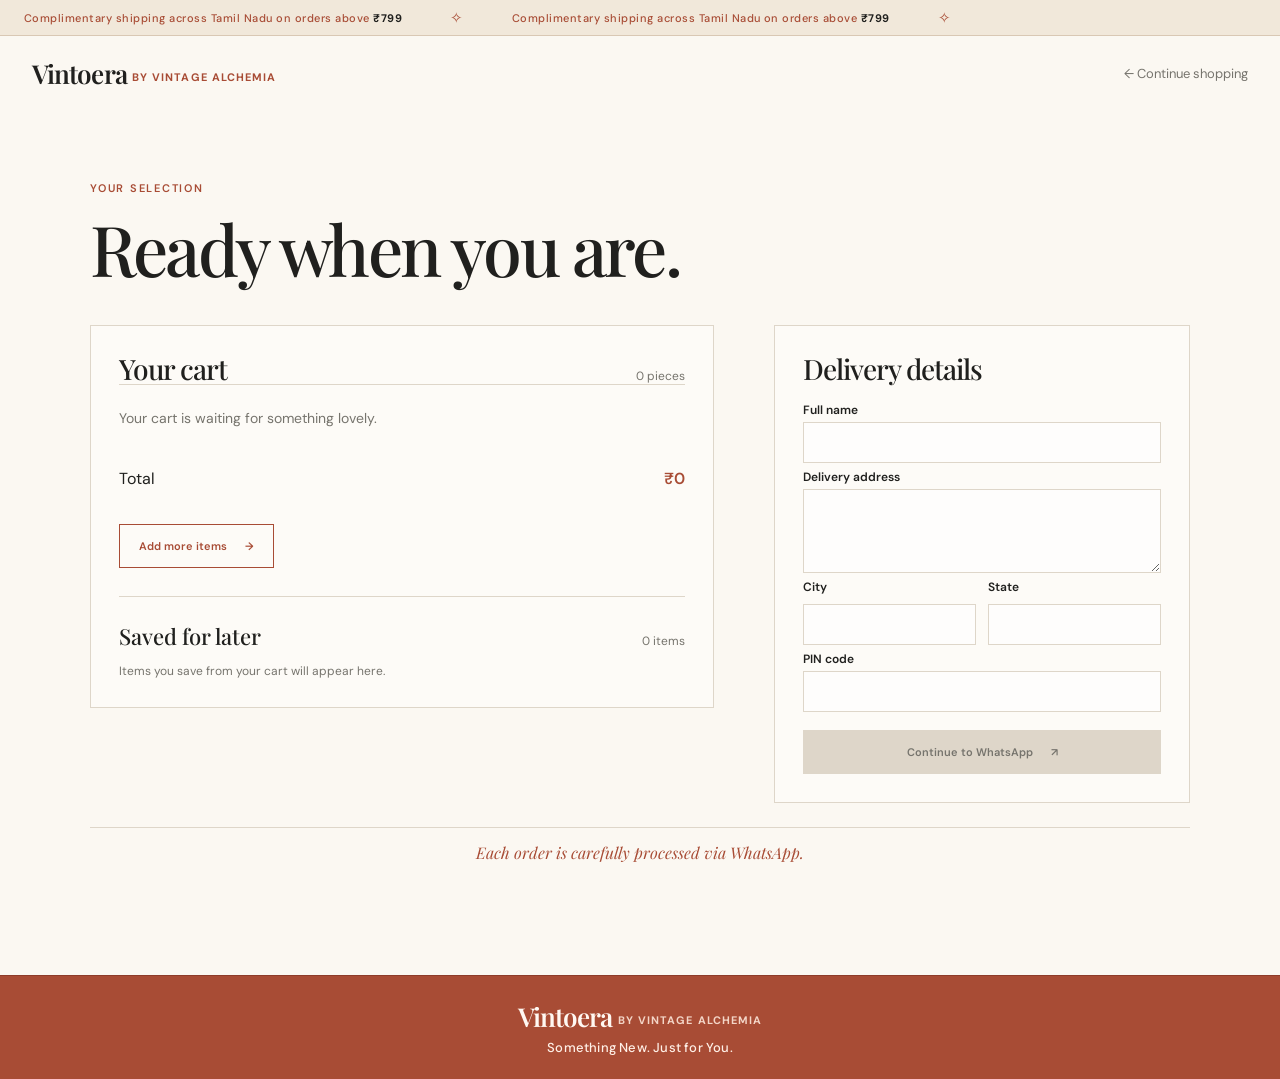
<file: checkout.html>
<!DOCTYPE html>
<html lang="en">
<head>
    <meta charset="UTF-8">
    <meta name="viewport" content="width=device-width, initial-scale=1.0">
    <title>Vintoera | Checkout</title>
    <link rel="preconnect" href="https://fonts.googleapis.com">
    <link rel="preconnect" href="https://fonts.gstatic.com" crossorigin>
    <link href="https://fonts.googleapis.com/css2?family=DM+Sans:wght@400;500;600&family=Playfair+Display:wght@500;600&display=swap" rel="stylesheet">
    <link rel="stylesheet" href="style.css">
</head>
<body>
    <div class="shipping-announcement" role="note" aria-label="Complimentary shipping across Tamil Nadu on orders above ₹799">
        <div class="shipping-announcement-track" aria-hidden="true">
            <span>Complimentary shipping across Tamil Nadu on orders above <strong>₹799</strong></span>
            <span class="shipping-announcement-star">✧</span>
            <span>Complimentary shipping across Tamil Nadu on orders above <strong>₹799</strong></span>
            <span class="shipping-announcement-star">✧</span>
        </div>
    </div>
    <header class="site-header">
        <a class="brand" href="index.html" aria-label="Vintoera by Vintage Alchemia home">Vintoera <span>by Vintage Alchemia</span></a>
        <a class="back-link" id="checkout-return-link" href="index.html"><span aria-hidden="true">←</span> Continue shopping</a>
    </header>
    <main class="checkout-page">
        <p class="eyebrow">Your selection</p>
        <h1>Ready when you are.</h1>
        <div class="checkout-layout">
            <section class="cart-summary">
                <div class="checkout-heading"><h2>Your cart</h2><span id="item-count">0 items</span></div>
                <div id="cart-items"></div>
                <p class="empty-cart" id="empty-cart" hidden>Your cart is waiting for something lovely.</p>
                <div class="cart-total"><span>Total</span><strong id="cart-total">₹0</strong></div>
                <a class="button continue-shopping" id="checkout-add-more-link" href="index.html#shop">Add more items <span aria-hidden="true">→</span></a>
                <section class="saved-items-section" aria-labelledby="saved-for-later-title">
                    <div class="saved-items-heading"><h3 id="saved-for-later-title">Saved for later</h3><span id="saved-for-later-count">0 items</span></div>
                    <p class="saved-items-empty" id="saved-for-later-empty">Items you save from your cart will appear here.</p>
                    <div id="saved-for-later-items"></div>
                </section>
            </section>
            <section class="checkout-card">
                <h2>Delivery details</h2>
                <form class="customer-details-form" id="customer-details-form" action="https://wa.me/917708564234" method="get" target="_blank">
                    <label for="customer-name">Full name</label>
                    <input id="customer-name" type="text" autocomplete="name" required>

                    <label for="delivery-address">Delivery address</label>
                    <textarea id="delivery-address" rows="3" autocomplete="street-address" required></textarea>

                    <div class="address-location-fields">
                        <div>
                            <label for="delivery-city">City</label>
                            <input id="delivery-city" type="text" autocomplete="address-level2" required>
                        </div>
                        <div>
                            <label for="delivery-state">State</label>
                            <input id="delivery-state" type="text" autocomplete="address-level1" required>
                        </div>
                    </div>

                    <label for="delivery-postal-code">PIN code</label>
                    <input id="delivery-postal-code" type="text" inputmode="numeric" autocomplete="postal-code" pattern="[0-9]{6}" maxlength="6" title="Enter a 6-digit PIN code" required>
                    <button class="button whatsapp-button" id="checkout-submit" type="submit">Continue to WhatsApp <span aria-hidden="true">↗</span></button>
                </form>
            </section>
        </div>
        <p class="delivery-processing-note">Each order is carefully processed via WhatsApp.</p>
    </main>
    <footer class="site-footer">
        <a class="brand" href="index.html">Vintoera <span>by Vintage Alchemia</span></a>
        <p>Something New. Just for You.</p>
    </footer>
    <script>
        const shoppingReturn = sessionStorage.getItem('vintoera-shopping-return');
        if (shoppingReturn) {
            const returnState = JSON.parse(shoppingReturn);
            if (returnState.href) {
                document.getElementById('checkout-return-link').href = returnState.href;
                document.getElementById('checkout-add-more-link').href = returnState.href;
            }
        }
        const readStoredItems = (key) => {
            const items = JSON.parse(localStorage.getItem(key) || '[]');
            return Array.isArray(items) ? items : [];
        };
        const customerDetailsKey = 'vintoera-customer-details';
        const customerDetailFields = {
            name: document.getElementById('customer-name'),
            address: document.getElementById('delivery-address'),
            city: document.getElementById('delivery-city'),
            state: document.getElementById('delivery-state'),
            postalCode: document.getElementById('delivery-postal-code')
        };
        const savedCustomerDetails = JSON.parse(localStorage.getItem(customerDetailsKey) || 'null');
        if (savedCustomerDetails && typeof savedCustomerDetails === 'object' && !Array.isArray(savedCustomerDetails)) {
            Object.entries(customerDetailFields).forEach(([key, field]) => {
                if (typeof savedCustomerDetails[key] === 'string') field.value = savedCustomerDetails[key];
            });
        }
        document.getElementById('customer-details-form').addEventListener('input', () => {
            const details = Object.fromEntries(
                Object.entries(customerDetailFields).map(([key, field]) => [key, field.value])
            );
            if (Object.values(details).some((value) => value.trim())) {
                localStorage.setItem(customerDetailsKey, JSON.stringify(details));
            } else {
                localStorage.removeItem(customerDetailsKey);
            }
        });
        let cartItems = readStoredItems('vintoera-cart');
        let savedForLaterItems = readStoredItems('vintoera-saved-for-later');
        const cartList = document.getElementById('cart-items');
        const priceAmount = (price) => Number(price.replace(/[^0-9.]/g, ''));
        const itemQuantity = (item) => item.quantity || 1;

        function persistCart() {
            localStorage.setItem('vintoera-cart', JSON.stringify(cartItems));
        }

        function persistSavedForLaterItems() {
            localStorage.setItem('vintoera-saved-for-later', JSON.stringify(savedForLaterItems));
        }

        function moveItemToCart(item, sourceItems) {
            const index = sourceItems.indexOf(item);
            if (index === -1) return;
            sourceItems.splice(index, 1);
            const existingItem = cartItems.find((cartItem) => cartItem.name === item.name && cartItem.price === item.price);
            if (existingItem) {
                existingItem.quantity = itemQuantity(existingItem) + itemQuantity(item);
                if (!existingItem.image) existingItem.image = item.image || legacyItemImages[item.name];
            }
            else cartItems.push(item);
            persistCart();
            persistSavedForLaterItems();
            renderCart();
        }

        const legacyItemImages = {
            'Huracan': 'car-frame-huracan.jpg',
            'Keychain 04': 'Keychain front image 2.jpg',
            'Blue Paw': 'Paw Blue.jpeg'
        };

        function createItemThumbnail(item) {
            const thumbnail = document.createElement('span');
            thumbnail.className = 'saved-item-thumbnail';
            const source = item.image || legacyItemImages[item.name];
            if (source) {
                const image = document.createElement('img');
                image.src = source;
                image.alt = '';
                image.addEventListener('error', () => thumbnail.classList.add('image-unavailable'), { once: true });
                thumbnail.appendChild(image);
            } else {
                thumbnail.classList.add('image-unavailable');
                thumbnail.textContent = '✧';
            }
            return thumbnail;
        }

        function renderSavedItems(items, listId, countId, emptyId, storageKey) {
            const list = document.getElementById(listId);
            list.replaceChildren();
            const empty = document.getElementById(emptyId);
            const count = items.reduce((sum, item) => sum + itemQuantity(item), 0);
            document.getElementById(countId).textContent = `${count} ${count === 1 ? 'item' : 'items'}`;
            empty.hidden = items.length > 0;
            items.forEach((item) => {
                const row = document.createElement('div');
                row.className = 'saved-item-row';
                const thumbnail = createItemThumbnail(item);
                const details = document.createElement('span');
                details.className = 'cart-item-details';
                details.append(document.createTextNode(item.name));
                const itemPrice = document.createElement('small');
                itemPrice.textContent = `${item.price} · Qty ${itemQuantity(item)}`;
                details.appendChild(itemPrice);
                const actions = document.createElement('div');
                actions.className = 'saved-item-actions';
                const moveButton = document.createElement('button');
                moveButton.className = 'saved-item-icon';
                moveButton.type = 'button';
                moveButton.textContent = '🛒';
                moveButton.setAttribute('aria-label', `Move ${item.name} to cart`);
                moveButton.title = 'Move to cart';
                moveButton.addEventListener('click', () => {
                    moveItemToCart(item, items);
                });
                const removeButton = document.createElement('button');
                removeButton.className = 'saved-item-icon saved-item-remove';
                removeButton.type = 'button';
                removeButton.textContent = '×';
                removeButton.setAttribute('aria-label', `Remove ${item.name} from ${storageKey === 'vintoera-wishlist' ? 'wishlist' : 'saved for later'}`);
                removeButton.title = 'Remove';
                removeButton.addEventListener('click', () => {
                    const index = items.indexOf(item);
                    if (index === -1) return;
                    items.splice(index, 1);
                    localStorage.setItem(storageKey, JSON.stringify(items));
                    renderSavedItems(items, listId, countId, emptyId, storageKey);
                });
                actions.append(moveButton, removeButton);
                row.append(thumbnail, details, actions);
                list.appendChild(row);
            });
        }

        function renderCart() {
            cartList.innerHTML = '';
            const pieceCount = cartItems.reduce((sum, item) => sum + (item.quantity || 1), 0);
            const total = cartItems.reduce((sum, item) => sum + priceAmount(item.price) * itemQuantity(item), 0);
            document.getElementById('item-count').textContent = `${pieceCount} ${pieceCount === 1 ? 'piece' : 'pieces'}`;
            document.getElementById('cart-total').textContent = `₹${total}`;
            document.getElementById('empty-cart').hidden = cartItems.length > 0;
            document.getElementById('checkout-submit').disabled = cartItems.length === 0;
            cartItems.forEach((item, index) => {
                const row = document.createElement('div');
                row.className = 'cart-row';
                const quantity = itemQuantity(item);
                const lineTotal = priceAmount(item.price) * quantity;
                const unitPrice = priceAmount(item.price);
                const thumbnail = createItemThumbnail(item);
                const details = document.createElement('span');
                details.className = 'cart-item-details';
                details.append(document.createTextNode(item.name));
                const unitPriceLabel = document.createElement('small');
                unitPriceLabel.textContent = `Unit price: ₹${unitPrice}`;
                details.appendChild(unitPriceLabel);

                const totalLabel = document.createElement('strong');
                totalLabel.textContent = `₹${lineTotal}`;

                const quantityControls = document.createElement('div');
                quantityControls.className = 'cart-quantity-controls';
                const decreaseButton = document.createElement('button');
                decreaseButton.className = 'cart-quantity-button';
                decreaseButton.type = 'button';
                decreaseButton.textContent = '−';
                decreaseButton.setAttribute('aria-label', `Decrease quantity of ${item.name}`);
                const quantityLabel = document.createElement('span');
                quantityLabel.className = 'cart-quantity-value';
                quantityLabel.textContent = quantity;
                const increaseButton = document.createElement('button');
                increaseButton.className = 'cart-quantity-button';
                increaseButton.type = 'button';
                increaseButton.textContent = '+';
                increaseButton.setAttribute('aria-label', `Increase quantity of ${item.name}`);
                quantityControls.append(decreaseButton, quantityLabel, increaseButton);
                const saveForLaterButton = document.createElement('button');
                saveForLaterButton.className = 'text-action text-action-muted cart-save-button';
                saveForLaterButton.type = 'button';
                saveForLaterButton.textContent = 'Save for later';
                saveForLaterButton.addEventListener('click', () => {
                    cartItems.splice(index, 1);
                    const existingSavedItem = savedForLaterItems.find((savedItem) => savedItem.name === item.name && savedItem.price === item.price);
                    if (existingSavedItem) existingSavedItem.quantity = itemQuantity(existingSavedItem) + quantity;
                    else savedForLaterItems.push(item);
                    persistCart();
                    persistSavedForLaterItems();
                    renderCart();
                });
                const removeButton = document.createElement('button');
                removeButton.className = 'saved-item-icon saved-item-remove';
                removeButton.type = 'button';
                removeButton.textContent = '×';
                removeButton.setAttribute('aria-label', `Remove ${item.name} from cart`);
                removeButton.title = 'Remove';
                removeButton.addEventListener('click', () => {
                    cartItems.splice(index, 1);
                    persistCart();
                    renderCart();
                });

                decreaseButton.addEventListener('click', () => {
                    if (quantity === 1) cartItems.splice(index, 1);
                    else item.quantity = quantity - 1;
                    persistCart();
                    renderCart();
                });
                increaseButton.addEventListener('click', () => {
                    item.quantity = quantity + 1;
                    persistCart();
                    renderCart();
                });

                const controls = document.createElement('div');
                controls.className = 'cart-row-controls';
                const cartActions = document.createElement('div');
                cartActions.className = 'cart-row-actions';
                cartActions.append(quantityControls, removeButton);
                controls.append(saveForLaterButton, cartActions);
                row.append(thumbnail, details, totalLabel, controls);
                cartList.appendChild(row);
            });
            renderSavedItems(savedForLaterItems, 'saved-for-later-items', 'saved-for-later-count', 'saved-for-later-empty', 'vintoera-saved-for-later');
        }

        document.getElementById('customer-details-form').addEventListener('submit', (event) => {
            if (cartItems.length === 0) {
                event.preventDefault();
                return;
            }

            const customerName = document.getElementById('customer-name').value.trim();
            const address = document.getElementById('delivery-address').value.trim();
            const city = document.getElementById('delivery-city').value.trim();
            const state = document.getElementById('delivery-state').value.trim();
            const postalCode = document.getElementById('delivery-postal-code').value.trim();
            const total = cartItems.reduce((sum, item) => sum + priceAmount(item.price) * itemQuantity(item), 0);
            const orderText = [
                'Hi Vintoera, I confirm this order. Please coordinate delivery and payment with me via WhatsApp.',
                `Name: ${customerName}`,
                `Delivery address: ${address}, ${city}, ${state} ${postalCode}`,
                `Items: ${cartItems.map((item) => `${item.name} x${item.quantity || 1} (unit price ${item.price})`).join(', ')}`,
                `Total: ₹${total}.`
            ].join('\n');
            event.currentTarget.action = `https://wa.me/917708564234?text=${encodeURIComponent(orderText)}`;
        });

        renderCart();
    </script>
</body>
</html>
</file>
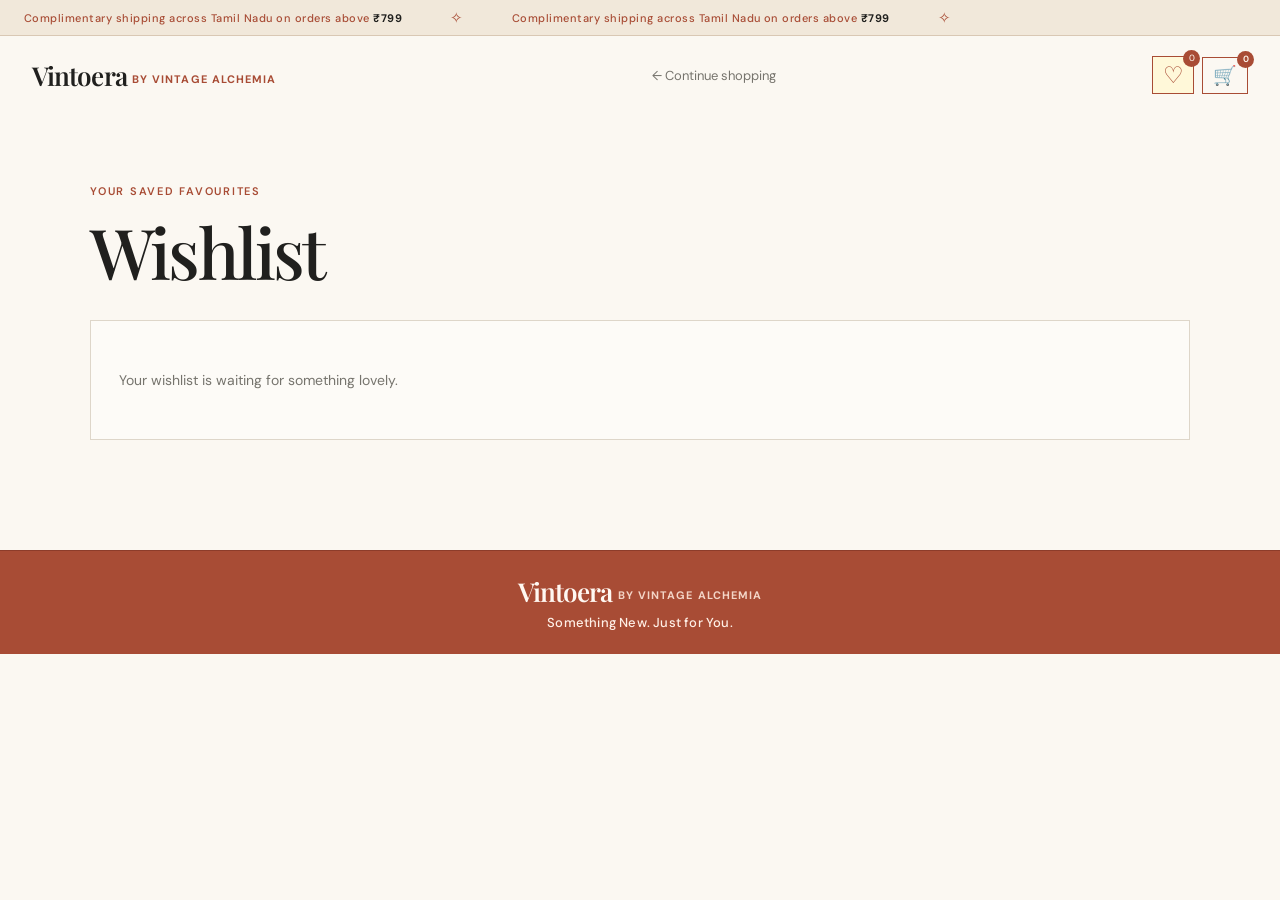
<file: wishlist.html>
<!DOCTYPE html>
<html lang="en">
<head>
    <meta charset="UTF-8">
    <meta name="viewport" content="width=device-width, initial-scale=1.0">
    <title>Vintoera | Wishlist</title>
    <link rel="preconnect" href="https://fonts.googleapis.com">
    <link rel="preconnect" href="https://fonts.gstatic.com" crossorigin>
    <link href="https://fonts.googleapis.com/css2?family=DM+Sans:wght@400;500;600&family=Playfair+Display:wght@500;600&display=swap" rel="stylesheet">
    <link rel="stylesheet" href="style.css">
</head>
<body>
    <div class="shipping-announcement" role="note" aria-label="Complimentary shipping across Tamil Nadu on orders above ₹799">
        <div class="shipping-announcement-track" aria-hidden="true">
            <span>Complimentary shipping across Tamil Nadu on orders above <strong>₹799</strong></span>
            <span class="shipping-announcement-star">✧</span>
            <span>Complimentary shipping across Tamil Nadu on orders above <strong>₹799</strong></span>
            <span class="shipping-announcement-star">✧</span>
        </div>
    </div>
    <header class="site-header">
        <a class="brand" href="index.html" aria-label="Vintoera by Vintage Alchemia home">Vintoera <span>by Vintage Alchemia</span></a>
        <a class="back-link" href="index.html#shop"><span aria-hidden="true">←</span> Continue shopping</a>
        <div class="header-actions">
            <a class="header-icon-button active" href="wishlist.html" aria-label="Wishlist" aria-current="page"><span aria-hidden="true">♡</span><span class="cart-badge" id="wishlist-count">0</span></a>
            <button class="cart-button" type="button" aria-label="Shopping cart" onclick="window.location.href='checkout.html'"><span class="cart-icon" aria-hidden="true">🛒</span><span class="cart-badge" id="cart-count">0</span></button>
        </div>
    </header>
    <main class="checkout-page wishlist-page">
        <p class="eyebrow">Your saved favourites</p>
        <h1>Wishlist</h1>
        <section class="wishlist-list" aria-label="Wishlist items">
            <p class="empty-cart" id="wishlist-empty">Your wishlist is waiting for something lovely.</p>
            <div id="wishlist-items"></div>
        </section>
    </main>
    <footer class="site-footer">
        <a class="brand" href="index.html">Vintoera <span>by Vintage Alchemia</span></a>
        <p>Something New. Just for You.</p>
    </footer>
    <script>
        const readItems = (key) => {
            const items = JSON.parse(localStorage.getItem(key) || '[]');
            return Array.isArray(items) ? items : [];
        };
        let wishlistItems = readItems('vintoera-wishlist');
        const cartItems = readItems('vintoera-cart');
        const itemQuantity = (item) => item.quantity || 1;
        const legacyItemImages = {
            'Huracan': 'car-frame-huracan.jpg',
            'Keychain 04': 'Keychain front image 2.jpg',
            'Blue Paw': 'Paw Blue.jpeg'
        };

        function renderWishlist() {
            const list = document.getElementById('wishlist-items');
            list.replaceChildren();
            document.getElementById('wishlist-count').textContent = wishlistItems.length;
            document.getElementById('cart-count').textContent = cartItems.reduce((sum, item) => sum + itemQuantity(item), 0);
            document.getElementById('wishlist-empty').hidden = wishlistItems.length > 0;
            wishlistItems.forEach((item, index) => {
                const row = document.createElement('article');
                row.className = 'wishlist-item';
                const thumbnail = document.createElement('span');
                thumbnail.className = 'saved-item-thumbnail';
                const thumbnailSource = item.image || legacyItemImages[item.name];
                if (thumbnailSource) {
                    const image = document.createElement('img');
                    image.src = thumbnailSource;
                    image.alt = '';
                    image.addEventListener('error', () => thumbnail.classList.add('image-unavailable'), { once: true });
                    thumbnail.appendChild(image);
                } else {
                    thumbnail.classList.add('image-unavailable');
                    thumbnail.textContent = '✧';
                }
                const details = document.createElement('a');
                details.className = 'cart-item-details wishlist-item-details';
                details.href = item.href || 'index.html#shop';
                details.textContent = item.name;
                details.addEventListener('click', () => {
                    if (item.href) {
                        sessionStorage.setItem('vintoera-shopping-return', JSON.stringify({
                            href: item.href,
                            variantName: item.variantName || '',
                            posterSizeName: item.posterSizeName || '',
                            scrollY: 0
                        }));
                    }
                });
                const price = document.createElement('small');
                price.textContent = `${item.price} · Qty ${itemQuantity(item)}`;
                details.appendChild(price);
                const actions = document.createElement('div');
                actions.className = 'saved-item-actions';
                const moveButton = document.createElement('button');
                moveButton.className = 'saved-item-icon';
                moveButton.type = 'button';
                moveButton.textContent = '🛒';
                moveButton.setAttribute('aria-label', `Move ${item.name} to cart`);
                moveButton.title = 'Move to cart';
                moveButton.addEventListener('click', () => {
                    const [wishlistItem] = wishlistItems.splice(index, 1);
                    const existingItem = cartItems.find((cartItem) => cartItem.name === wishlistItem.name && cartItem.price === wishlistItem.price);
                    if (existingItem) existingItem.quantity = itemQuantity(existingItem) + itemQuantity(wishlistItem);
                    else cartItems.push(wishlistItem);
                    if (existingItem && !existingItem.image) existingItem.image = wishlistItem.image;
                    localStorage.setItem('vintoera-wishlist', JSON.stringify(wishlistItems));
                    localStorage.setItem('vintoera-cart', JSON.stringify(cartItems));
                    renderWishlist();
                });
                const removeButton = document.createElement('button');
                removeButton.className = 'saved-item-icon saved-item-remove';
                removeButton.type = 'button';
                removeButton.textContent = '×';
                removeButton.setAttribute('aria-label', `Remove ${item.name} from wishlist`);
                removeButton.title = 'Remove';
                removeButton.addEventListener('click', () => {
                    wishlistItems.splice(index, 1);
                    localStorage.setItem('vintoera-wishlist', JSON.stringify(wishlistItems));
                    renderWishlist();
                });
                actions.append(moveButton, removeButton);
                row.append(thumbnail, details, actions);
                list.appendChild(row);
            });
        }

        renderWishlist();
    </script>
</body>
</html>
</file>
<file: style.css>
:root {
    --ink: #20201e;
    --muted: #76746d;
    --paper: #fbf8f2;
    --sand: #eee6d8;
    --line: #ded6c9;
    --accent: #a84c35;
    --display-font: 'Playfair Display', serif;
    --body-font: 'DM Sans', sans-serif;
}

* { box-sizing: border-box; }
html, body { overflow-x: hidden; }
html { scroll-behavior: smooth; }
body { margin: 0; color: var(--ink); background: var(--paper); font-family: var(--body-font); }
a { color: inherit; text-decoration: none; }
.shipping-announcement { height: 36px; overflow: hidden; display: flex; align-items: center; border-bottom: 1px solid #d9c8b4; color: var(--accent); background: #f1e8da; font-size: 11px; font-weight: 500; letter-spacing: .045em; }
.shipping-announcement-track { width: max-content; display: flex; align-items: center; gap: 48px; padding-left: 24px; white-space: nowrap; animation: shipping-announcement-scroll 26s linear infinite; }
.shipping-announcement-track strong { color: var(--ink); font-weight: 700; }
.shipping-announcement-star { color: var(--accent); font-size: 15px; }
.shipping-announcement:hover .shipping-announcement-track { animation-play-state: paused; }
@keyframes shipping-announcement-scroll { to { transform: translateX(-50%); } }
.site-header { width: min(1330px, calc(100% - 64px)); margin: auto; padding: 20px 0; display: flex; align-items: center; justify-content: space-between; }
.brand { color: var(--ink); font-family: var(--display-font); font-size: 26px; font-weight: 600; letter-spacing: -.035em; }
.brand span { color: var(--accent); font-family: var(--body-font); font-size: .42em; font-weight: 700; letter-spacing: .1em; text-transform: uppercase; vertical-align: middle; }
.site-nav { display: flex; gap: 8px; align-items: center; color: var(--ink); font-size: 14px; font-weight: 600; }
.site-nav a { padding: 11px 14px; border: 1px solid transparent; transition: .2s ease; }
.site-nav a:hover { color: var(--accent); border-color: var(--accent); background: #fff8d9; }
.site-nav a:hover, .back-link:hover, .site-footer a:hover { color: var(--accent); }
.header-tools { display: flex; align-items: center; gap: 10px; }
.header-actions { display: inline-flex; align-items: center; gap: 8px; }
.header-icon-button { position: relative; width: 42px; height: 38px; display: inline-flex; align-items: center; justify-content: center; border: 1px solid var(--line); color: var(--accent); font-size: 23px; line-height: 1; }
.header-icon-button:hover, .header-icon-button.active { border-color: var(--accent); background: #fff8d9; }
.header-icon-button .cart-badge { position: absolute; top: -7px; right: -7px; min-width: 17px; height: 17px; font-size: 9px; }
.search-box { display: flex; align-items: center; gap: 6px; padding: 0 10px; border: 1px solid var(--line); background: rgba(255, 255, 255, .45); color: var(--muted); }
.search-box button { padding: 0; border: 0; color: inherit; background: transparent; font: inherit; font-size: 18px; line-height: 1; cursor: pointer; }
.search-box input { width: 90px; border: 0; outline: 0; color: var(--ink); background: transparent; font: inherit; font-size: 12px; }
.search-box input::placeholder { color: var(--muted); }
.cart-button, .add-cart { border: 1px solid var(--accent); color: var(--accent); background: transparent; font: inherit; cursor: pointer; }
.cart-button { position: relative; display: inline-flex; align-items: center; gap: 8px; padding: 8px 10px; font-size: 12px; font-weight: 600; }
.cart-button .cart-badge { position: absolute; top: -7px; right: -7px; min-width: 17px; height: 17px; font-size: 9px; }
.cart-icon { font-size: 19px; line-height: 1; }
.cart-badge { display: inline-flex; min-width: 19px; height: 19px; padding: 0 5px; align-items: center; justify-content: center; border-radius: 50%; color: #fffaf1; background: var(--accent); font-size: 10px; }
.hero { min-height: 0; height: clamp(500px, 28vw, 540px); padding: 44px max(32px, calc((100% - 1330px) / 2)); position: relative; overflow: hidden; background: var(--sand); }
.hero-slideshow { position: absolute; z-index: 0; inset: 0; overflow: hidden; }
.hero-slide { position: absolute; inset: 0; width: 100%; height: 100%; object-fit: cover; object-position: center; opacity: 0; transform: scale(1.04); transition: opacity 1s ease; }
.hero-slide.active { opacity: 1; animation: hero-image-drift 6s ease-out both; }
@keyframes hero-image-drift { to { transform: scale(1); } }
.hero::after { content: ''; position: absolute; z-index: 1; inset: 0; background: linear-gradient(90deg, rgba(251, 248, 242, .86) 0%, rgba(251, 248, 242, .58) 31%, rgba(251, 248, 242, .13) 58%, rgba(251, 248, 242, .02) 100%); pointer-events: none; }
.hero-content { position: relative; z-index: 2; width: min(650px, 49%); }
.hero-controls { position: absolute; z-index: 3; right: max(32px, calc((100% - 1330px) / 2)); bottom: 24px; display: flex; align-items: center; gap: 10px; padding: 8px 10px; border: 1px solid rgba(255, 255, 255, .55); background: rgba(251, 248, 242, .78); backdrop-filter: blur(8px); }
.hero-slide-step, .hero-slide-toggle, .hero-slide-dot { display: inline-flex; align-items: center; justify-content: center; border: 0; color: var(--ink); background: transparent; font: inherit; cursor: pointer; }
.hero-slide-step, .hero-slide-toggle { width: 30px; height: 30px; font-size: 15px; }
.hero-slide-step:hover, .hero-slide-toggle:hover { color: var(--accent); }
.hero-slide-dots { display: flex; align-items: center; gap: 7px; }
.hero-slide-dot { width: 8px; height: 8px; padding: 0; border-radius: 50%; background: #aaa39a; transition: transform .2s ease, background .2s ease; }
.hero-slide-dot.active { transform: scale(1.35); background: var(--accent); }
.hero-slide-step:focus-visible, .hero-slide-toggle:focus-visible, .hero-slide-dot:focus-visible { outline: 2px solid var(--accent); outline-offset: 3px; }
.product-marquee { overflow: hidden; padding: 15px 0; border-bottom: 1px solid var(--line); color: var(--accent); background: #fffaf1; }
.product-marquee-track { display: flex; width: max-content; animation: product-marquee-scroll 36s linear infinite; }
.product-marquee:hover .product-marquee-track, .product-marquee:focus-within .product-marquee-track { animation-play-state: paused; }
.product-marquee-group { display: flex; flex: 0 0 auto; align-items: center; gap: 30px; padding-right: 30px; white-space: nowrap; }
.product-marquee-group span:not(.marquee-star) { font-family: var(--display-font); font-size: 16px; font-weight: 500; }
.product-marquee .marquee-star { font-size: 14px; }
@keyframes product-marquee-scroll { to { transform: translateX(-50%); } }
.home-car-lane { position: relative; height: 82px; overflow: hidden; border-bottom: 1px solid var(--line); background: #f5efe5; }
.home-car-lane::before, .home-car-lane::after { position: absolute; z-index: 0; right: 0; left: 0; content: ''; }
.home-car-lane::before { bottom: 0; height: 22px; border-top: 1px solid #c9bca9; background: #eee6d8; }
.home-car-lane::after { bottom: 10px; height: 2px; background: repeating-linear-gradient(90deg, #c9bca9 0 20px, transparent 20px 48px); background-size: 48px 2px; animation: home-car-road-scroll 1.2s linear infinite; }
.home-car-scene { position: absolute; z-index: 1; inset: 0; opacity: 0; animation: home-car-scene-cycle 12s linear infinite; }
.home-car-scene-drive { opacity: 1; animation-name: home-car-drive-scene; }
.home-car { position: absolute; bottom: 7px; left: 0; z-index: 2; width: 92px; height: 46px; }
.home-car-journey { --home-car-stop: calc(96% - clamp(112px, 10vw, 125px) - 30px - 92px); animation: home-car-journey 12s linear infinite; }
.home-car-illustration { display: block; width: 100%; height: 100%; overflow: visible; transform: scaleX(-1); }
.home-car-shop { position: absolute; right: 4%; bottom: 22px; width: clamp(112px, 10vw, 125px); height: auto; stroke: #514840; stroke-width: 2; stroke-linecap: round; stroke-linejoin: round; }
.home-car-shop-building { fill: #f3e7d4; }
.home-car-shop-roof { fill: #a84c35; }
.home-car-shop-sign { fill: #fbf8f2; }
.home-car-shop-name { fill: #a84c35; stroke: none; font: 600 10px 'Playfair Display', serif; text-anchor: middle; }
.home-car-shop-awning { fill: #d7a06b; }
.home-car-shop-window { fill: #d7e3dc; }
.home-car-shop-door { fill: #c79569; }
.home-car-shopper { position: absolute; right: calc(4% + clamp(112px, 10vw, 125px) + 3px); bottom: 21px; width: 28px; height: 40px; overflow: visible; fill: #514840; stroke: #514840; stroke-width: 1.7; stroke-linecap: round; stroke-linejoin: round; opacity: 0; animation: home-car-shop-visit 12s linear infinite; }
.home-car-gift { fill: #a84c35; stroke: #fbf8f2; stroke-width: .8; opacity: 0; animation: home-car-gift-pickup 12s linear infinite; }
.home-car-body, .home-car-window, .home-car-detail, .home-car-wheel circle, .home-car-wheel path { stroke: #514840; stroke-linecap: round; stroke-linejoin: round; }
.home-car-body { fill: #a84c35; stroke-width: 2; }
.home-car-window { fill: #fbf8f2; stroke-width: 1.6; }
.home-car-driver { fill: #514840; stroke: #514840; stroke-width: 1.5; stroke-linecap: round; stroke-linejoin: round; }
.home-car-detail { fill: none; stroke-width: 1.6; }
.home-car-journey .home-car-wheel { transform-box: fill-box; transform-origin: center; animation: home-car-journey-wheels 12s linear infinite; }
.home-car-wheel circle { fill: #fbf8f2; stroke-width: 2; }
.home-car-wheel path { fill: none; stroke-width: 1.2; }
@keyframes home-car-drive-scene { 0%, 40% { opacity: 1; } 45%, 96% { opacity: 0; } 100% { opacity: 1; } }
@keyframes home-car-scene-cycle { 0%, 42% { opacity: 0; } 47%, 95% { opacity: 1; } 100% { opacity: 0; } }
@keyframes home-car-journey { 0% { left: -92px; } 62% { left: var(--home-car-stop); } 80% { left: var(--home-car-stop); } 100% { left: calc(100vw + 92px); } }
@keyframes home-car-journey-wheels { 0% { transform: rotate(0); } 62% { transform: rotate(1080deg); } 80% { transform: rotate(1080deg); } 100% { transform: rotate(1800deg); } }
@keyframes home-car-shop-visit { 0%, 62% { opacity: 0; transform: translateX(0); } 64% { opacity: 1; transform: translateX(0); } 70% { opacity: 1; transform: translateX(58px); } 72%, 73% { opacity: 0; transform: translateX(58px); } 74% { opacity: 1; transform: translateX(58px); } 80% { opacity: 1; transform: translateX(0); } 84%, 100% { opacity: 0; transform: translateX(0); } }
@keyframes home-car-gift-pickup { 0%, 73% { opacity: 0; } 74%, 81% { opacity: 1; } 83%, 100% { opacity: 0; } }
@keyframes home-car-road-scroll { to { background-position-x: -48px; } }
.eyebrow { margin: 0 0 18px; color: var(--accent); font-size: 11px; font-weight: 600; letter-spacing: .16em; text-transform: uppercase; }
h1, h2, h3, p { margin-top: 0; }
.hero h1 { max-width: none; margin-bottom: 20px; font-family: var(--display-font); font-size: clamp(42px, 5vw, 66px); font-weight: 500; line-height: .98; letter-spacing: -.045em; }
.hero h1 em { white-space: nowrap; }
h1 em { color: var(--accent); font-weight: 500; }
.hero-copy { max-width: 560px; margin-bottom: 20px; color: #5f5b53; font-size: 13px; line-height: 1.5; }
.brand-message { max-width: 580px; margin-bottom: 22px; color: #b24e36; font-family: var(--display-font); font-size: 17px; font-style: italic; line-height: 1.35; }
.hero-actions { display: flex; align-items: center; gap: 24px; flex-wrap: wrap; }
.hero-secondary-link { color: var(--ink); font-size: 12px; font-weight: 600; transition: color .2s ease; }
.hero-secondary-link span { margin-left: 5px; color: var(--accent); }
.hero-secondary-link:hover { color: var(--accent); }
.button { display: inline-flex; align-items: center; justify-content: center; gap: 18px; padding: 14px 19px; border: 1px solid var(--ink); font-size: 11px; font-weight: 600; transition: .2s ease; }
.button-dark { color: var(--paper); background: var(--ink); }
.button-accent { color: #fffaf1; background: var(--accent); border-color: var(--accent); text-transform: uppercase; letter-spacing: .08em; }
.button:hover { transform: translateY(-2px); }
.hero-note { display: none; }
.dot { display: inline-block; width: 7px; height: 7px; margin-right: 8px; border-radius: 50%; background: var(--accent); }
.benefits { display: grid; grid-template-columns: repeat(5, 1fr); border-bottom: 1px solid var(--line); background: var(--paper); }
.benefits div { min-height: 68px; padding: 16px 12px; border-right: 1px solid var(--line); display: flex; align-items: center; justify-content: center; gap: 10px; color: #5f5b53; font-size: 11px; font-weight: 600; text-align: center; }
.benefits div:last-child { border-right: 0; }
.benefits span { display: inline-flex; flex: 0 0 auto; align-items: center; justify-content: center; color: var(--accent); font-size: 22px; font-weight: 400; line-height: 1; transform: translateY(-1px); }
.benefits div:first-child span { transform: translateY(1px); }
.shop-section, .detail-page { width: min(1330px, calc(100% - 64px)); margin: auto; padding: 64px 0 100px; }
.section-heading { display: flex; align-items: end; justify-content: space-between; margin-bottom: 42px; }
h2 { max-width: 480px; margin-bottom: 0; font-family: var(--display-font); font-size: clamp(34px, 4vw, 52px); font-weight: 500; line-height: 1.08; letter-spacing: -.035em; }
.section-heading h2 span { color: var(--accent); }
.section-count { margin: 0 0 4px; color: var(--muted); font-size: 12px; }
.product-grid { display: grid; grid-template-columns: repeat(4, 1fr); gap: 22px 16px; }
.product-card { min-width: 0; display: block; transition: transform .25s ease, box-shadow .25s ease; }
.product-image { overflow: hidden; background: var(--sand); aspect-ratio: 1 / 1.12; }
.product-image img, .detail-image img { width: 100%; height: 100%; display: block; object-fit: cover; transition: transform .5s ease; }
.product-card:hover, .product-card:focus-visible { transform: translateY(-5px); }
.product-card:hover .product-image img, .product-card:focus-visible .product-image img { transform: scale(1.05); }
.product-card:focus-visible { outline: 2px solid var(--accent); outline-offset: 4px; }
.search-empty { margin: 30px 0 0; color: var(--muted); font-size: 14px; }
.product-info { display: grid; grid-template-columns: 1fr auto; gap: 7px; padding-top: 17px; }
.product-info h3 { margin: 0; font-size: 15px; font-weight: 500; }
.product-info p { margin: 0; color: var(--muted); font-size: 14px; }
.view-link { grid-column: 1 / -1; color: var(--accent); font-size: 11px; transition: letter-spacing .2s ease; }
.product-card:hover .view-link, .product-card:focus-visible .view-link { letter-spacing: .04em; }
.shop-section.bestsellers-section { width: 100%; max-width: none; margin: 0; padding: 64px max(32px, calc((100% - 1330px) / 2)) 100px; background: #f5eee3; }
.bestsellers-section .section-heading, .bestsellers-section .product-grid { width: min(1330px, 100%); margin-right: auto; margin-left: auto; }
.add-cart { grid-column: 1 / -1; width: 100%; padding: 9px 10px; font-size: 11px; font-weight: 600; }
.product-grid .add-cart { display: none !important; }
.add-cart:hover, .cart-button:hover, .cart-add-detail:hover { color: #fffaf1; background: var(--accent); }
.cart-add-detail { width: 100%; margin-bottom: 10px; color: var(--accent); border-color: var(--accent); background: transparent; cursor: pointer; }
.wishlist-heart { position: absolute; z-index: 2; top: 14px; right: 14px; width: 44px; height: 44px; display: inline-flex; align-items: center; justify-content: center; border: 1px solid rgba(255, 250, 241, .85); border-radius: 50%; color: var(--accent); background: rgba(255, 250, 241, .92); font: 28px/1 var(--body-font); cursor: pointer; box-shadow: 0 2px 12px rgba(32, 32, 30, .12); }
.wishlist-heart:hover:not(:disabled), .wishlist-heart[aria-pressed="true"] { color: #fffaf1; background: var(--accent); }
.wishlist-heart:disabled { opacity: .55; cursor: not-allowed; }
.quantity-picker { display: flex; width: 132px; margin-bottom: 10px; border: 1px solid var(--line); }
.quantity-picker button, .quantity-picker span { width: 44px; height: 36px; display: inline-flex; align-items: center; justify-content: center; border: 0; color: var(--ink); background: transparent; font: inherit; }
.quantity-picker button { font-size: 20px; cursor: pointer; }
.quantity-picker button:hover { color: var(--accent); background: #fff8d9; }
.quantity-picker span { border-right: 1px solid var(--line); border-left: 1px solid var(--line); font-size: 13px; font-weight: 600; }
.cart-row small { margin-left: 8px; color: var(--muted); font-size: 11px; }
.site-footer { min-height: 104px; padding: 16px 20px; border-top: 1px solid #8d3c2a; display: flex; align-items: center; justify-content: center; flex-direction: column; gap: 5px; color: #fff8f2; background: var(--accent); font-size: 12px; }
.site-footer .brand { color: #fff8f2; }
.site-footer .brand span { color: #f3d5c7; }
.site-footer p { margin: 0; color: #fff0e7; font-family: var(--body-font); font-size: 13px; font-weight: 500; letter-spacing: .015em; }
.back-link { color: var(--muted); font-size: 13px; }
.detail-page { padding-top: 36px; }
.breadcrumb { display: block; margin-bottom: 24px; color: var(--muted); font-size: 12px; }
.product-detail { display: grid; grid-template-columns: minmax(0, 1.06fr) minmax(330px, .94fr); gap: clamp(48px, 9vw, 130px); align-items: start; }
.product-visual { min-width: 0; }
.detail-image { position: relative; background: var(--sand); aspect-ratio: 1 / 1.08; overflow: visible; }
.product-image-actions { display: flex; flex-direction: column; gap: 12px; padding-top: 14px; }
.product-image-actions .quantity-picker { margin-bottom: 0; }
.product-image-actions .quantity-subtotal { max-width: none; margin-bottom: 0; }
.product-action-buttons { display: grid; grid-template-columns: 1fr 1fr; gap: 10px; }
.product-action-buttons .cart-add-detail { min-width: 0; margin: 0; padding: 12px 8px; }
.product-action-buttons .whatsapp-button { min-width: 0; width: 100%; margin: 0; padding: 12px 8px; gap: 7px; }
.previous-image, .next-image { position: absolute; top: 50%; width: 44px; height: 44px; border: 1px solid rgba(255, 250, 241, .8); border-radius: 50%; color: var(--ink); background: rgba(255, 250, 241, .88); font: 28px/1 var(--body-font); cursor: pointer; transform: translateY(-50%); }
.previous-image { left: 0; transform: translate(-50%, -50%); }
.next-image { right: 0; transform: translate(50%, -50%); }
.previous-image:hover, .next-image:hover { color: #fffaf1; background: var(--accent); }
.detail-copy h1 { max-width: 450px; margin-bottom: 14px; font-family: var(--display-font); font-size: clamp(42px, 5vw, 66px); font-weight: 500; line-height: 1; letter-spacing: -.04em; }
.detail-price { font-size: 16px; }
.variant-picker { margin: 20px 0; }
.variant-label { margin-bottom: 10px; font-size: 11px; font-weight: 600; letter-spacing: .12em; text-transform: uppercase; }
.variant-options { display: grid; grid-template-columns: repeat(4, minmax(0, 1fr)); gap: 8px; }
.variant-back-button { margin-bottom: 12px; padding: 8px 0; border: 0; color: var(--accent); background: transparent; font: inherit; font-size: 12px; cursor: pointer; }
.variant-back-button:hover { text-decoration: underline; }
.variant-option { min-width: 0; padding: 8px; border: 1px solid var(--line); color: var(--ink); background: transparent; display: flex; flex-direction: column; align-items: stretch; gap: 7px; font: inherit; font-size: 12px; text-align: left; cursor: pointer; }
.variant-thumb { width: 100%; aspect-ratio: 1 / 1; object-fit: cover; background: var(--sand); }
.variant-option strong { color: var(--muted); font-size: 11px; font-weight: 500; }
.variant-option:hover, .variant-option.selected { border-color: var(--accent); }
.variant-option.selected { background: #ebe4d8; }
.cart-add-detail:disabled { opacity: .55; cursor: not-allowed; }
.whatsapp-button[aria-disabled="true"] { opacity: .55; cursor: not-allowed; }
.quantity-subtotal { display: flex; align-items: center; justify-content: space-between; gap: 16px; max-width: 360px; margin: 0 0 18px; color: var(--muted); font-size: 13px; }
.quantity-subtotal strong { color: var(--accent); font-size: 15px; font-weight: 600; }
.rule { width: 100%; height: 1px; margin: 20px 0; background: var(--line); }
.detail-copy > #product-description { max-width: 440px; color: var(--muted); font-size: 15px; line-height: 1.75; }
.details-list { padding: 0; margin: 20px 0 24px; list-style: none; color: var(--muted); font-size: 12px; line-height: 2; }
.details-list li::before { content: '—'; margin-right: 10px; color: var(--accent); }
.whatsapp-button { width: 100%; color: var(--paper); background: #2c5b45; border-color: #2c5b45; }
.instagram-link { display: block; margin-top: 20px; color: var(--muted); font-size: 12px; text-align: center; }
.instagram-link:hover { color: var(--accent); }
.checkout-page { width: min(1100px, calc(100% - 64px)); margin: auto; padding: 70px 0 110px; }
.checkout-page h1 { margin: 0 0 42px; font-family: var(--display-font); font-size: clamp(42px, 6vw, 70px); font-weight: 500; line-height: 1; letter-spacing: -.04em; }
.checkout-layout { display: grid; grid-template-columns: minmax(0, 1.2fr) minmax(280px, .8fr); gap: 60px; align-items: start; }
.cart-summary, .checkout-card { padding: 28px; border: 1px solid var(--line); background: rgba(255, 255, 255, .36); }
.checkout-heading { display: flex; align-items: baseline; justify-content: space-between; gap: 20px; border-bottom: 1px solid var(--line); }
.checkout-heading h2, .checkout-card h2 { font-size: 28px; }
.checkout-heading span { color: var(--muted); font-size: 12px; }
.cart-row, .cart-total { display: flex; align-items: center; justify-content: space-between; gap: 20px; padding: 17px 0; border-bottom: 1px solid var(--line); font-size: 14px; }
.cart-row { display: grid; grid-template-columns: 56px minmax(0, 1fr) auto; align-items: center; gap: 12px; }
.cart-item-details { flex: 1; display: flex; flex-direction: column; gap: 5px; }
.cart-row strong, .cart-total strong { color: var(--accent); font-weight: 600; }
.cart-item-details small { color: var(--muted); font-size: 11px; }
.cart-quantity-controls { display: inline-flex; align-items: center; border: 1px solid var(--line); }
.cart-quantity-button { width: 34px; height: 34px; border: 0; color: var(--ink); background: transparent; font: inherit; font-size: 17px; cursor: pointer; }
.cart-quantity-button:hover { color: var(--accent); background: #fff8d9; }
.cart-quantity-value { min-width: 30px; text-align: center; font-size: 12px; font-weight: 600; }
.cart-row-controls { grid-column: 1 / -1; display: flex; align-items: center; justify-content: space-between; gap: 12px; }
.cart-row-actions { display: flex; align-items: center; gap: 10px; }
.text-action { padding: 6px 0; border: 0; color: var(--accent); background: transparent; font: inherit; font-size: 11px; font-weight: 600; cursor: pointer; }
.text-action:hover { text-decoration: underline; }
.text-action-muted { color: var(--muted); font-weight: 500; }
.saved-items-section { padding-top: 24px; margin-top: 28px; border-top: 1px solid var(--line); }
.saved-items-heading { display: flex; align-items: baseline; justify-content: space-between; gap: 12px; margin-bottom: 10px; }
.saved-items-heading h3 { margin: 0; font-family: var(--display-font); font-size: 22px; font-weight: 500; }
.saved-items-heading span, .saved-items-empty { color: var(--muted); font-size: 12px; }
.saved-items-empty { margin: 12px 0 0; }
.saved-item-row { display: flex; align-items: center; gap: 12px; padding: 12px 0; border-bottom: 1px solid var(--line); font-size: 13px; }
.saved-item-thumbnail { width: 56px; height: 56px; flex: 0 0 56px; display: grid; place-items: center; overflow: hidden; color: var(--accent); background: var(--sand); font-size: 20px; }
.saved-item-thumbnail img { width: 100%; height: 100%; object-fit: cover; }
.saved-item-thumbnail.image-unavailable img { display: none; }
.saved-item-actions { display: flex; align-items: center; gap: 6px; margin-left: auto; }
.saved-item-icon { width: 32px; height: 32px; display: inline-flex; align-items: center; justify-content: center; padding: 0; border: 1px solid var(--line); color: var(--accent); background: transparent; font: inherit; font-size: 15px; line-height: 1; cursor: pointer; }
.saved-item-icon:hover { border-color: var(--accent); background: #fff8d9; }
.saved-item-remove { color: var(--muted); font-size: 20px; }
.saved-item-icon:focus-visible { outline: 2px solid var(--accent); outline-offset: 2px; }
.wishlist-page h1 { margin-bottom: 34px; }
.wishlist-list { padding: 26px 28px; border: 1px solid var(--line); background: rgba(255, 255, 255, .36); }
.wishlist-item { display: flex; align-items: center; gap: 12px; padding: 16px 0; border-bottom: 1px solid var(--line); font-size: 14px; }
.wishlist-item:last-child { border-bottom: 0; }
.wishlist-item-details { color: var(--ink); }
.wishlist-item-details:hover { color: var(--accent); }
.cart-total { border-bottom: 0; font-size: 16px; }
.empty-cart { margin: 24px 0; color: var(--muted); font-size: 14px; }
.checkout-card p { color: var(--muted); font-size: 14px; line-height: 1.7; }
.delivery-processing-note { margin: 24px 0 0; padding-top: 14px; border-top: 1px solid var(--line); color: var(--accent); font-family: var(--display-font); font-size: 16px; font-style: italic; line-height: 1.4; text-align: center; }
.checkout-card h2 { margin: 0 0 16px; }
.customer-details-form { display: flex; flex-direction: column; gap: 4px; }
.customer-details-form label { margin-top: 2px; color: var(--ink); font-size: 12px; font-weight: 600; }
.customer-details-form input, .customer-details-form textarea { width: 100%; padding: 11px 12px; border: 1px solid var(--line); border-radius: 0; color: var(--ink); background: rgba(255, 255, 255, .65); font: inherit; font-size: 13px; }
.customer-details-form textarea { min-height: 84px; resize: vertical; }
.customer-details-form input:focus, .customer-details-form textarea:focus { border-color: var(--accent); outline: 2px solid rgba(168, 76, 53, .15); }
.address-location-fields { display: grid; grid-template-columns: 1fr 1fr; gap: 12px; }
.address-location-fields > div { display: flex; flex-direction: column; gap: 9px; }
.customer-details-form .button { margin-top: 14px; font-family: inherit; cursor: pointer; }
.customer-details-form .button:disabled { border-color: var(--line); color: var(--muted); background: var(--line); cursor: not-allowed; }
.continue-shopping { margin-top: 18px; color: var(--accent); border-color: var(--accent); }

@media (max-width: 720px) {
    .site-header, .shop-section, .detail-page { width: min(100% - 40px, 540px); }
    .shipping-announcement { height: 34px; font-size: 10px; }
    .shipping-announcement-track { gap: 30px; padding-left: 16px; }
    .site-header { padding: 18px 0; flex-wrap: wrap; gap: 10px; }
    .site-nav { gap: 0; font-size: 10px; }
    .site-nav a { padding: 8px 6px; }
    .site-nav a:nth-child(2), .site-nav a:nth-child(3) { display: none; }
    .header-tools { order: 3; width: 100%; }
    .search-box { flex: 1; }
    .search-box input { width: 100%; }
    .hero { height: auto; min-height: 610px; padding: 76px 20px 32px; }
    .hero-slide { object-position: 64% center; }
    .hero::after { background: linear-gradient(180deg, rgba(244, 236, 222, .98) 0%, rgba(244, 236, 222, .88) 48%, rgba(244, 236, 222, .14) 100%); }
    .hero-content { width: 100%; max-width: 420px; }
    .hero-controls { top: 12px; right: 12px; bottom: auto; width: fit-content; margin: 0; gap: 3px; padding: 3px 5px; }
    .hero-slide-step, .hero-slide-toggle { width: 21px; height: 22px; font-size: 13px; }
    .hero-slide-dots { gap: 4px; }
    .hero-slide-dot { width: 6px; height: 6px; }
    .hero h1 { max-width: 100%; font-size: clamp(38px, 12vw, 58px); overflow-wrap: anywhere; }
    .hero h1 em { white-space: normal; }
    .hero-actions { gap: 16px; }
    .benefits { grid-template-columns: repeat(6, minmax(0, 1fr)); }
    .benefits div { grid-column: span 2; min-height: 38px; padding: 5px 4px; gap: 5px; border-right: 1px solid var(--line); font-size: 8px; line-height: 1.2; }
    .benefits div:nth-child(3), .benefits div:last-child { border-right: 0; }
    .benefits div:nth-child(4) { grid-column: 1 / span 3; border-top: 1px solid var(--line); }
    .benefits div:last-child { grid-column: 4 / span 3; border-top: 1px solid var(--line); }
    .benefits span { font-size: 15px; }
    .shop-section { padding: 48px 0 60px; }
    .detail-page { padding: 28px 0 52px; }
    .breadcrumb { margin-bottom: 20px; }
    .section-heading { align-items: start; gap: 18px; flex-direction: column; margin-bottom: 24px; }
    .product-grid { grid-template-columns: repeat(2, minmax(0, 1fr)); gap: 30px 14px; }
    .product-card { padding: 8px; border: 1px solid var(--line); background: rgba(255, 255, 255, .28); }
    .product-image { aspect-ratio: 1 / 1; }
    .site-footer { min-height: 0; padding: 16px 12px; gap: 5px; }
    .site-footer .brand { font-size: 20px; white-space: nowrap; }
    .site-footer .brand span { font-size: .36em; }
    .site-footer p { font-size: 11px; white-space: nowrap; }
    .checkout-page { width: min(100% - 40px, 540px); padding: 52px 0 80px; }
    .checkout-layout { grid-template-columns: 1fr; gap: 24px; }
    .cart-row-controls { width: 100%; justify-content: space-between; }
    .wishlist-list { padding: 18px; }
    .saved-item-thumbnail { width: 48px; height: 48px; flex-basis: 48px; }
    .saved-item-row, .wishlist-item { gap: 8px; }
    .saved-item-actions { gap: 4px; }
    .saved-item-icon { width: 30px; height: 30px; }
    .product-detail { grid-template-columns: 1fr; gap: 28px; }
    .detail-image { aspect-ratio: 1 / 1.05; }
    .product-image-actions { padding-top: 12px; gap: 10px; }
    .product-action-buttons { gap: 8px; }
    .product-action-buttons .cart-add-detail, .product-action-buttons .whatsapp-button { padding: 11px 6px; font-size: 10px; }
    .variant-picker { margin: 18px 0; }
    .rule { margin: 16px 0; }
    .details-list { margin: 16px 0 20px; }
    .detail-copy h1 { font-size: 50px; }
    .variant-options { grid-template-columns: repeat(2, minmax(0, 1fr)); }
    .shop-section.bestsellers-section { width: 100%; padding: 48px 20px 60px; }
}

@media (max-width: 430px) {
    .brand { font-size: 24px; }
    .brand span { font-size: .36em; }
    .site-nav a { padding: 8px 4px; }
    .product-grid { grid-template-columns: repeat(2, minmax(0, 1fr)); gap: 24px 12px; }
    .product-info { gap: 5px; padding-top: 12px; }
    .product-info h3, .product-info p { font-size: 12px; }
}

@media (prefers-reduced-motion: reduce) {
    html { scroll-behavior: auto; }
    *, *::before, *::after { animation-duration: .01ms !important; animation-iteration-count: 1 !important; transition-duration: .01ms !important; }
    .shipping-announcement-track { width: 100%; justify-content: center; padding: 0 12px; animation: none; }
    .shipping-announcement-track span:nth-of-type(n+3) { display: none; }
    .home-car-scene { animation: none; }
    .home-car-scene-drive { display: none; }
    .home-car-scene-shop { opacity: 1; }
    .home-car-journey, .home-car-lane::after, .home-car-shopper, .home-car-gift { animation: none; }
    .home-car-journey .home-car-wheel { animation: none; transform: none; }
    .home-car-journey { left: var(--home-car-stop); }
    .home-car-shopper { opacity: 0; }
}
</file>
